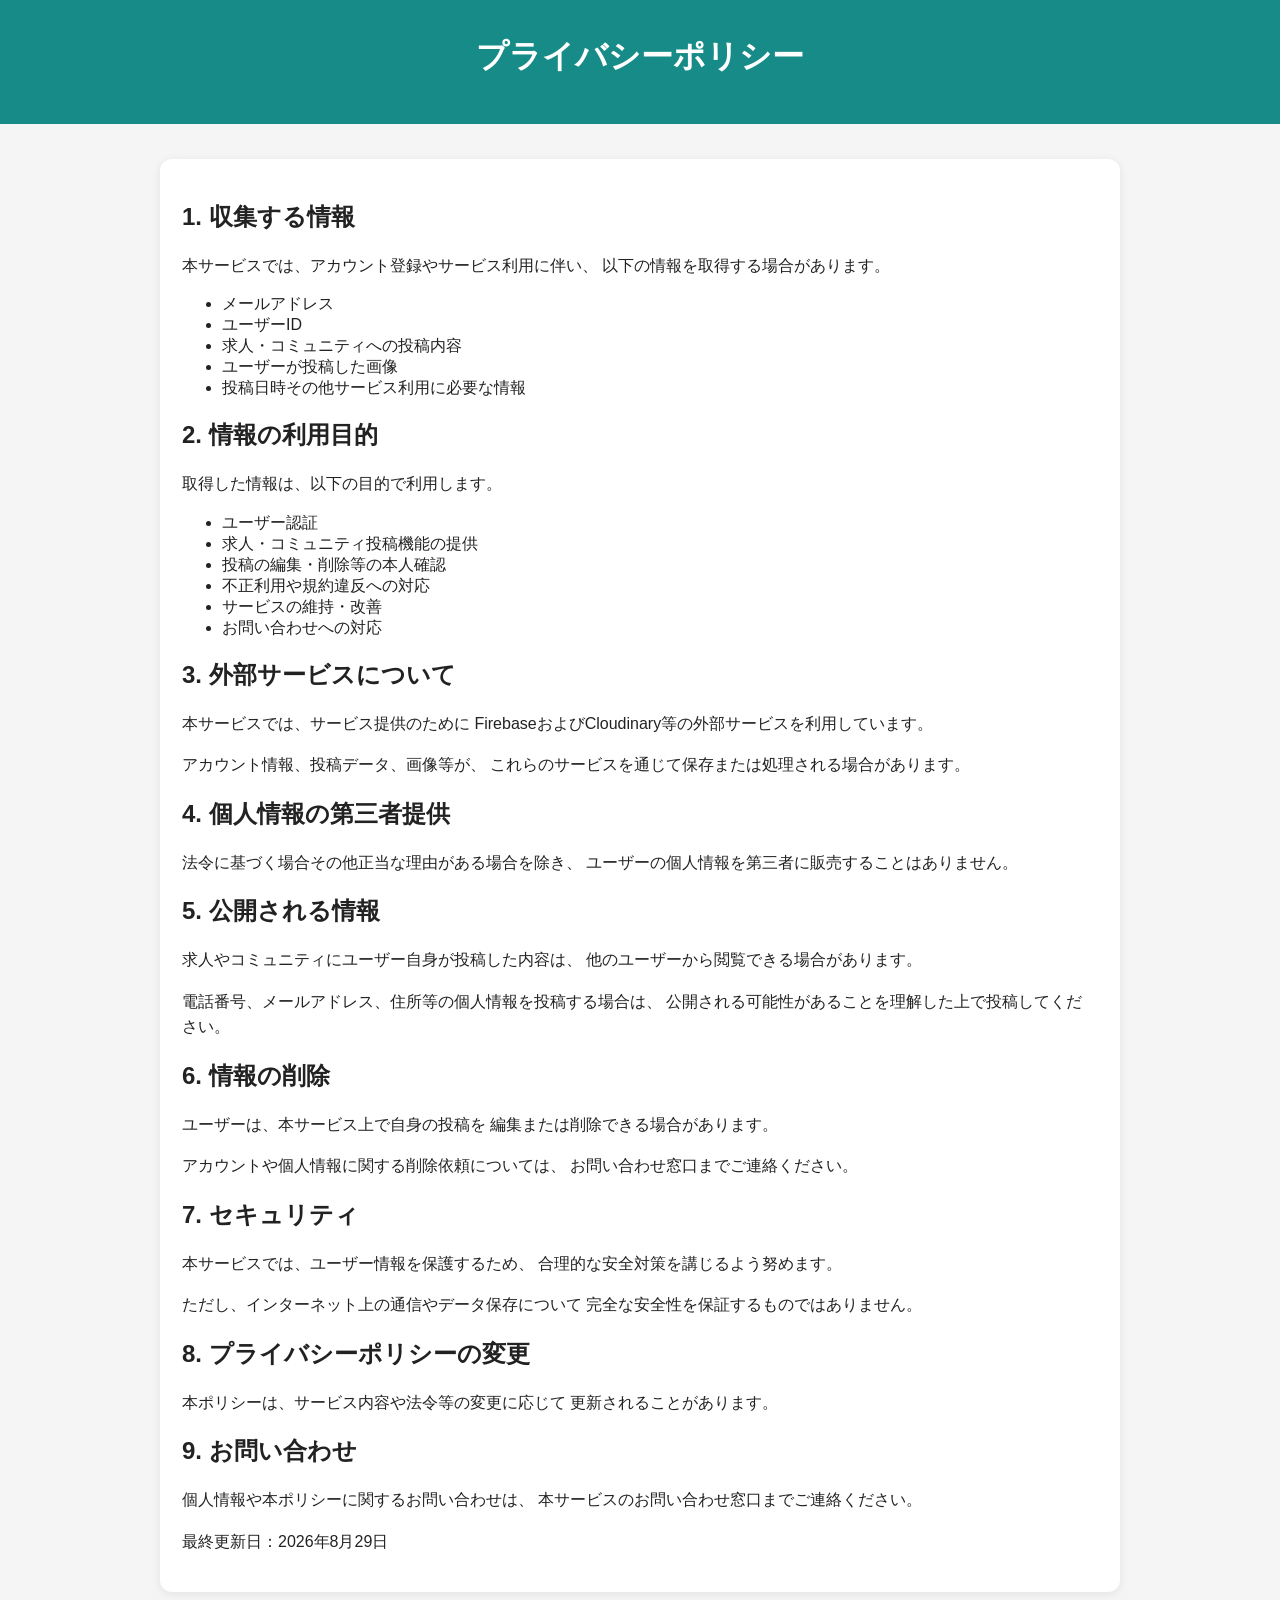
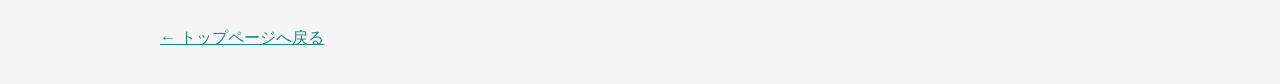
<file: privacy.html>
<!DOCTYPE html>
<html lang="ja">

<head>
    <meta charset="UTF-8">
    <meta name="viewport" content="width=device-width, initial-scale=1.0">

    <title>プライバシーポリシー</title>

    <link rel="stylesheet" href="style.css">
</head>

<body>

<header>
    <h1>プライバシーポリシー</h1>
   
</header>


<main class="container">

    <div class="card">

        <h2>1. 収集する情報</h2>

        <p>
            本サービスでは、アカウント登録やサービス利用に伴い、
            以下の情報を取得する場合があります。
        </p>

        <ul>
            <li>メールアドレス</li>
            <li>ユーザーID</li>
            <li>求人・コミュニティへの投稿内容</li>
            <li>ユーザーが投稿した画像</li>
            <li>投稿日時その他サービス利用に必要な情報</li>
        </ul>


        <h2>2. 情報の利用目的</h2>

        <p>
            取得した情報は、以下の目的で利用します。
        </p>

        <ul>
            <li>ユーザー認証</li>
            <li>求人・コミュニティ投稿機能の提供</li>
            <li>投稿の編集・削除等の本人確認</li>
            <li>不正利用や規約違反への対応</li>
            <li>サービスの維持・改善</li>
            <li>お問い合わせへの対応</li>
        </ul>


        <h2>3. 外部サービスについて</h2>

        <p>
            本サービスでは、サービス提供のために
            FirebaseおよびCloudinary等の外部サービスを利用しています。
        </p>

        <p>
            アカウント情報、投稿データ、画像等が、
            これらのサービスを通じて保存または処理される場合があります。
        </p>


        <h2>4. 個人情報の第三者提供</h2>

        <p>
            法令に基づく場合その他正当な理由がある場合を除き、
            ユーザーの個人情報を第三者に販売することはありません。
        </p>


        <h2>5. 公開される情報</h2>

        <p>
            求人やコミュニティにユーザー自身が投稿した内容は、
            他のユーザーから閲覧できる場合があります。
        </p>

        <p>
            電話番号、メールアドレス、住所等の個人情報を投稿する場合は、
            公開される可能性があることを理解した上で投稿してください。
        </p>


        <h2>6. 情報の削除</h2>

        <p>
            ユーザーは、本サービス上で自身の投稿を
            編集または削除できる場合があります。
        </p>

        <p>
            アカウントや個人情報に関する削除依頼については、
            お問い合わせ窓口までご連絡ください。
        </p>


        <h2>7. セキュリティ</h2>

        <p>
            本サービスでは、ユーザー情報を保護するため、
            合理的な安全対策を講じるよう努めます。
        </p>

        <p>
            ただし、インターネット上の通信やデータ保存について
            完全な安全性を保証するものではありません。
        </p>


        <h2>8. プライバシーポリシーの変更</h2>

        <p>
            本ポリシーは、サービス内容や法令等の変更に応じて
            更新されることがあります。
        </p>


        <h2>9. お問い合わせ</h2>

        <p>
            個人情報や本ポリシーに関するお問い合わせは、
            本サービスのお問い合わせ窓口までご連絡ください。
        </p>


        <p>
            最終更新日：2026年8月29日
        </p>

    </div>


    <br>

    <a href="index.html">
        ← トップページへ戻る
    </a>

</main>

</body>

</html>
</file>
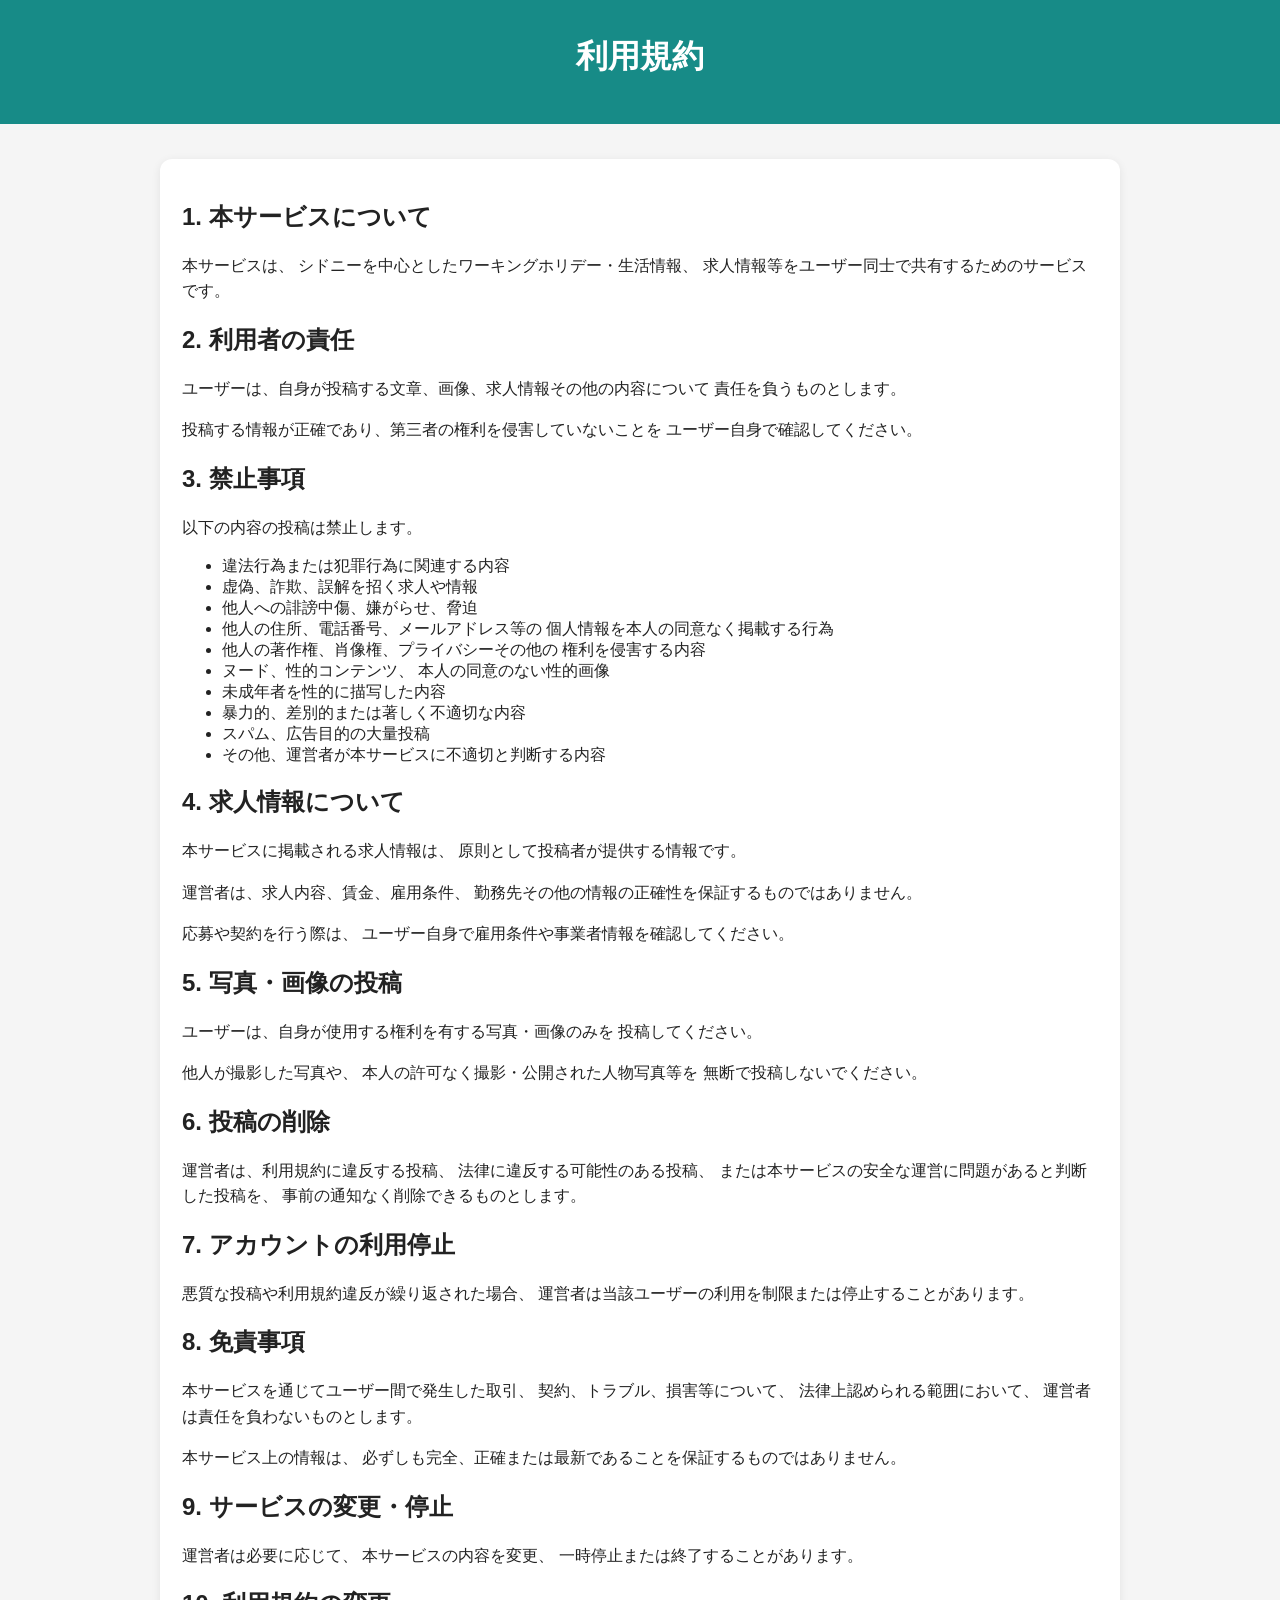
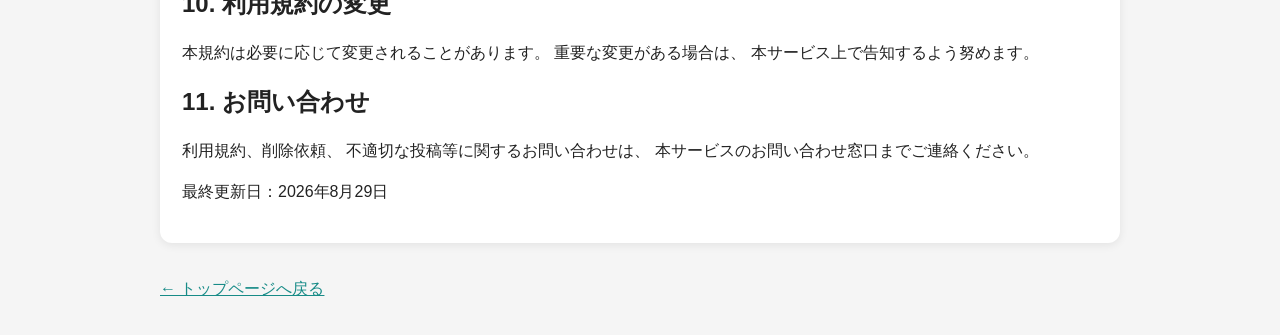
<file: terms.html>
<!DOCTYPE html>
<html lang="ja">

<head>
    <meta charset="UTF-8">
    <meta name="viewport" content="width=device-width, initial-scale=1.0">

    <title>利用規約 </title>

    <link rel="stylesheet" href="style.css">
</head>

<body>

<header>
    <h1>利用規約</h1>
    
</header>


<main class="container">

    <div class="card">

        <h2>1. 本サービスについて</h2>

        <p>
           本サービスは、
            シドニーを中心としたワーキングホリデー・生活情報、
            求人情報等をユーザー同士で共有するためのサービスです。
        </p>


        <h2>2. 利用者の責任</h2>

        <p>
            ユーザーは、自身が投稿する文章、画像、求人情報その他の内容について
            責任を負うものとします。
        </p>

        <p>
            投稿する情報が正確であり、第三者の権利を侵害していないことを
            ユーザー自身で確認してください。
        </p>


        <h2>3. 禁止事項</h2>

        <p>以下の内容の投稿は禁止します。</p>

        <ul>

            <li>
                違法行為または犯罪行為に関連する内容
            </li>

            <li>
                虚偽、詐欺、誤解を招く求人や情報
            </li>

            <li>
                他人への誹謗中傷、嫌がらせ、脅迫
            </li>

            <li>
                他人の住所、電話番号、メールアドレス等の
                個人情報を本人の同意なく掲載する行為
            </li>

            <li>
                他人の著作権、肖像権、プライバシーその他の
                権利を侵害する内容
            </li>

            <li>
                ヌード、性的コンテンツ、
                本人の同意のない性的画像
            </li>

            <li>
                未成年者を性的に描写した内容
            </li>

            <li>
                暴力的、差別的または著しく不適切な内容
            </li>

            <li>
                スパム、広告目的の大量投稿
            </li>

            <li>
                その他、運営者が本サービスに不適切と判断する内容
            </li>

        </ul>


        <h2>4. 求人情報について</h2>

        <p>
            本サービスに掲載される求人情報は、
            原則として投稿者が提供する情報です。
        </p>

        <p>
            運営者は、求人内容、賃金、雇用条件、
            勤務先その他の情報の正確性を保証するものではありません。
        </p>

        <p>
            応募や契約を行う際は、
            ユーザー自身で雇用条件や事業者情報を確認してください。
        </p>


        <h2>5. 写真・画像の投稿</h2>

        <p>
            ユーザーは、自身が使用する権利を有する写真・画像のみを
            投稿してください。
        </p>

        <p>
            他人が撮影した写真や、
            本人の許可なく撮影・公開された人物写真等を
            無断で投稿しないでください。
        </p>


        <h2>6. 投稿の削除</h2>

        <p>
            運営者は、利用規約に違反する投稿、
            法律に違反する可能性のある投稿、
            または本サービスの安全な運営に問題があると判断した投稿を、
            事前の通知なく削除できるものとします。
        </p>


        <h2>7. アカウントの利用停止</h2>

        <p>
            悪質な投稿や利用規約違反が繰り返された場合、
            運営者は当該ユーザーの利用を制限または停止することがあります。
        </p>


        <h2>8. 免責事項</h2>

        <p>
            本サービスを通じてユーザー間で発生した取引、
            契約、トラブル、損害等について、
            法律上認められる範囲において、
            運営者は責任を負わないものとします。
        </p>

        <p>
            本サービス上の情報は、
            必ずしも完全、正確または最新であることを保証するものではありません。
        </p>


        <h2>9. サービスの変更・停止</h2>

        <p>
            運営者は必要に応じて、
            本サービスの内容を変更、
            一時停止または終了することがあります。
        </p>


        <h2>10. 利用規約の変更</h2>

        <p>
            本規約は必要に応じて変更されることがあります。
            重要な変更がある場合は、
            本サービス上で告知するよう努めます。
        </p>


        <h2>11. お問い合わせ</h2>

        <p>
            利用規約、削除依頼、
            不適切な投稿等に関するお問い合わせは、
            本サービスのお問い合わせ窓口までご連絡ください。
        </p>


        <p>
            最終更新日：2026年8月29日
        </p>

    </div>


    <br>

    <a href="index.html">
        ← トップページへ戻る
    </a>

</main>

</body>

</html>
</file>
<file: style.css>
/* ==================================================
   シドキュウ - style.css
================================================== */


/* ==================================================
   1. 基本設定
================================================== */

* {
    box-sizing: border-box;
}

body {
    margin: 0;
    padding: 0;

    font-family:
        -apple-system,
        BlinkMacSystemFont,
        "Helvetica Neue",
        Arial,
        "Noto Sans JP",
        sans-serif;

    background-color: #f5f5f5;
    color: #222;
}


/* ==================================================
   2. 通常ページのヘッダー
   login / signup / post / terms など
================================================== */

header {
    position: relative;

    background-color: #178b87;
    color: white;

    text-align: center;

    padding: 35px 20px;
}

header h1 {
    margin: 0 0 10px;
}

header p {
    margin: 0;
}


/* ==================================================
   3. トップページのメインヘッダー
   Sydneyの背景画像
================================================== */

.main-header {
    position: relative;

    background-image: url("sydney-hero.png");
    background-size: cover;
    background-position: center;
    background-repeat: no-repeat;

    min-height: 420px;

    display: flex;
    align-items: center;
    justify-content: center;

    text-align: center;

    color: white;

    padding: 0;
}


/* ==================================================
   4. トップページの文字
================================================== */

.header-content {
    text-align: center;
    padding: 20px;

    color: white;
}


/* シドキュウ */
.header-content h1 {
    margin: 0 0 18px;

    font-size: 58px;
    font-weight: 800;

    letter-spacing: 3px;

    color: white;

    text-shadow:
        0 2px 4px rgba(0, 0, 0, 0.8),
        0 4px 12px rgba(0, 0, 0, 0.5);
}


/* 説明文 */
.header-content p {
    margin: 7px 0;

    font-size: 24px;
    font-weight: 600;

    letter-spacing: 1px;
    line-height: 1.7;

    color: white;

    text-shadow:
        0 2px 4px rgba(0, 0, 0, 0.9),
        0 3px 8px rgba(0, 0, 0, 0.6);
}


/* ==================================================
   5. メニューボタン
================================================== */

.menu-button,
.main-header .menu-button {
    position: absolute;

    top: 20px;
    right: 25px;

    width: 58px;
    height: 58px;

    display: flex;
    align-items: center;
    justify-content: center;

    background: rgba(0, 0, 0, 0.25);

    color: white;

    border: 1px solid rgba(255, 255, 255, 0.6);
    border-radius: 12px;

    font-size: 32px;
    font-weight: bold;

    padding: 0;

    cursor: pointer;

    z-index: 10;
}


/* ==================================================
   6. サイドメニュー
================================================== */

.side-menu {
    position: fixed;

    top: 0;
    right: -320px;

    width: 300px;
    height: 100%;

    background-color: white;

    padding: 70px 25px 30px;

    box-shadow: -5px 0 20px rgba(0, 0, 0, 0.15);

    z-index: 1000;

    transition: right 0.3s ease;

    overflow-y: auto;
}

.side-menu.open {
    right: 0;
}

.side-menu h2 {
    margin-top: 0;
    margin-bottom: 25px;
}

.side-menu button {
    width: 100%;

    margin-bottom: 10px;
    padding: 12px;

    border: none;
    border-radius: 8px;

    background-color: #178b87;
    color: white;

    font-size: 15px;

    cursor: pointer;
}

.side-menu a {
    display: block;

    padding: 10px 0;

    color: #333;

    text-decoration: none;
}

.side-menu a:hover {
    text-decoration: underline;
}

.side-menu hr {
    margin: 20px 0;

    border: none;
    border-top: 1px solid #ddd;
}


/* ==================================================
   7. サイドメニュー閉じるボタン
================================================== */

.close-menu {
    position: absolute;

    top: 15px;
    right: 15px;

    width: 42px !important;
    height: 42px;

    padding: 0 !important;

    background: transparent !important;

    color: #333 !important;

    font-size: 25px !important;

    cursor: pointer;
}


/* ==================================================
   8. メインコンテンツ
================================================== */

.container {
    width: 100%;
    max-width: 1000px;

    margin: 0 auto;

    padding: 35px 20px;
}


/* ==================================================
   9. 検索
================================================== */

.search-section {
    display: flex;

    gap: 10px;

    margin-bottom: 35px;
}

.search-section input {
    flex: 1;

    padding: 13px 15px;

    border: 1px solid #ccc;
    border-radius: 8px;

    font-size: 16px;
}

.search-section button {
    padding: 13px 25px;

    border: none;
    border-radius: 8px;

    background-color: #178b87;

    color: white;

    font-size: 16px;

    cursor: pointer;
}


/* ==================================================
   10. 求人・コミュニティタイトル
================================================== */

#jobsSection h2,
#communitySection h2 {
    margin-bottom: 20px;

    font-size: 24px;
}


/* ==================================================
   11. カード
================================================== */

.card {
    width: 100%;
    max-width: 100%;

    overflow: hidden;

    background-color: white;

    border-radius: 12px;

    padding: 22px;

    margin-bottom: 18px;

    box-shadow: 0 2px 10px rgba(0, 0, 0, 0.08);
}

.card h3 {
    margin-top: 0;

    color: #222;
}

.card p {
    line-height: 1.6;

    overflow-wrap: anywhere;
}


/* ==================================================
   12. カード内のボタン
================================================== */

.card-actions {
    display: flex;

    flex-wrap: wrap;

    gap: 8px;

    margin-top: 15px;
}

.card-actions button {
    padding: 8px 14px;

    border: none;
    border-radius: 6px;

    cursor: pointer;
}


/* ==================================================
   13. フォーム
================================================== */

form {
    width: 100%;
    max-width: 700px;

    margin: 30px auto;

    padding: 30px;

    background-color: white;

    border-radius: 12px;

    box-shadow: 0 2px 10px rgba(0, 0, 0, 0.08);
}

form label {
    display: block;

    margin-top: 15px;
    margin-bottom: 6px;

    font-weight: bold;
}

form input,
form textarea,
form select {
    width: 100%;

    max-width: 100%;

    padding: 12px;

    border: 1px solid #ccc;
    border-radius: 7px;

    font-size: 16px;
}

form textarea {
    min-height: 130px;

    resize: vertical;
}

form button {
    margin-top: 20px;

    padding: 12px 20px;

    border: none;
    border-radius: 8px;

    background-color: #178b87;

    color: white;

    font-size: 16px;

    cursor: pointer;
}


/* ==================================================
   14. ログイン関連
================================================== */

.login-container {
    width: 100%;
    max-width: 500px;

    margin: 50px auto;

    padding: 30px;

    background-color: white;

    border-radius: 12px;

    box-shadow: 0 2px 10px rgba(0, 0, 0, 0.08);
}


/* ==================================================
   15. 投稿一覧の画像
   求人・コミュニティ共通
================================================== */

.job-image,
.community-image,
.job-thumbnail {
    width: 80px;
    height: 55px;
    max-width: 80px;
    max-height: 55px;

    object-fit: cover;

    display: block;

    margin: 15px 0;

    border-radius: 8px;

    cursor: pointer;
}


/* ==================================================
   16. 詳細ページ画像
================================================== */

.detail-image {
    width: 100%;
    max-width: 600px;

    height: auto;

    display: block;

    object-fit: contain;

    border-radius: 10px;

    margin-top: 15px;
}



/* ==================================================
   17. 編集ページの現在の画像
================================================== */

.edit-image-preview {
    width: 200px;
    height: 150px;

    max-width: 100%;

    object-fit: cover;

    display: block;

    border-radius: 8px;

    margin-top: 10px;
}


/* ==================================================
   18. 画像モーダル
   写真をクリックした時の拡大表示
================================================== */

.image-modal {
    display: none;

    position: fixed;

    z-index: 2000;

    left: 0;
    top: 0;

    width: 100%;
    height: 100%;

    overflow: auto;

    background-color: rgba(0, 0, 0, 0.85);
}

.image-modal-content {
    display: block;

    width: auto;
    height: auto;

    max-width: 90%;
    max-height: 85vh;

    margin: 5vh auto;

    object-fit: contain;
}

.image-modal-close {
    position: absolute;

    top: 15px;
    right: 30px;

    color: white;

    font-size: 45px;
    font-weight: bold;

    cursor: pointer;
}


/* ==================================================
   19. リンク
================================================== */

a {
    color: #178b87;
}

a:hover {
    opacity: 0.8;
}


/* ==================================================
   20. 利用規約チェックボックス
================================================== */

.terms-checkbox {
    display: flex;

    align-items: flex-start;

    gap: 8px;

    margin-top: 15px;
}

.terms-checkbox input {
    width: auto;

    margin-top: 4px;
}


/* ==================================================
   21. スマホ表示
================================================== */

@media (max-width: 600px) {

    /* ---------- トップ画像 ---------- */

    .main-header {
        min-height: 260px;

        background-size: cover;
        background-position: center;
    }


    /* ---------- トップの文字 ---------- */

    .header-content {
        padding: 55px 20px 20px;
    }

    .header-content h1 {
        font-size: 36px;

        letter-spacing: 2px;

        margin-bottom: 12px;
    }

    .header-content p {
        font-size: 16px;

        line-height: 1.6;

        letter-spacing: 0.5px;
    }


    /* ---------- 通常ページヘッダー ---------- */

    header:not(.main-header) {
        padding: 28px 15px;
    }

    header:not(.main-header) h1 {
        font-size: 26px;
    }

    header:not(.main-header) p {
        font-size: 14px;
    }


    /* ---------- コンテンツ ---------- */

    .container {
        padding: 20px 15px;
    }


    /* ---------- 検索 ---------- */

    .search-section {
        flex-direction: column;
    }

    .search-section button {
        width: 100%;
    }


    /* ---------- メニューボタン ---------- */

    .main-header .menu-button {
        top: 12px;
        right: 12px;

        width: 45px;
        height: 45px;

        font-size: 24px;
    }


    /* ---------- カード ---------- */

    .card {
        padding: 18px;

        overflow: hidden;
    }


    /* ---------- フォーム ---------- */

    form {
        padding: 20px;
    }


    /* ---------- 投稿一覧の画像 ---------- */

    .job-image,
    .community-image,
    .job-thumbnail,
    #communityList img {
        width: 50px !important;
        height: 40px !important;
        max-width: 50px !important;
        max-height: 40px !important;

        object-fit: cover !important;

        margin: 10px 0;
    }


    /* ---------- 詳細画像 ---------- */

    .detail-image {
        width: 100%;
        height: auto;

        max-width: 100%;
        max-height: 300px;

        object-fit: contain;
    }


    /* ---------- 編集画像 ---------- */

    .edit-image-preview {
        width: 150px;
        height: 110px;

        max-width: 100%;

        object-fit: cover;
    }


    /* ---------- 画像モーダル ---------- */

    .image-modal-content {
        max-width: 95%;
        max-height: 80vh;
    }
}
</file>
